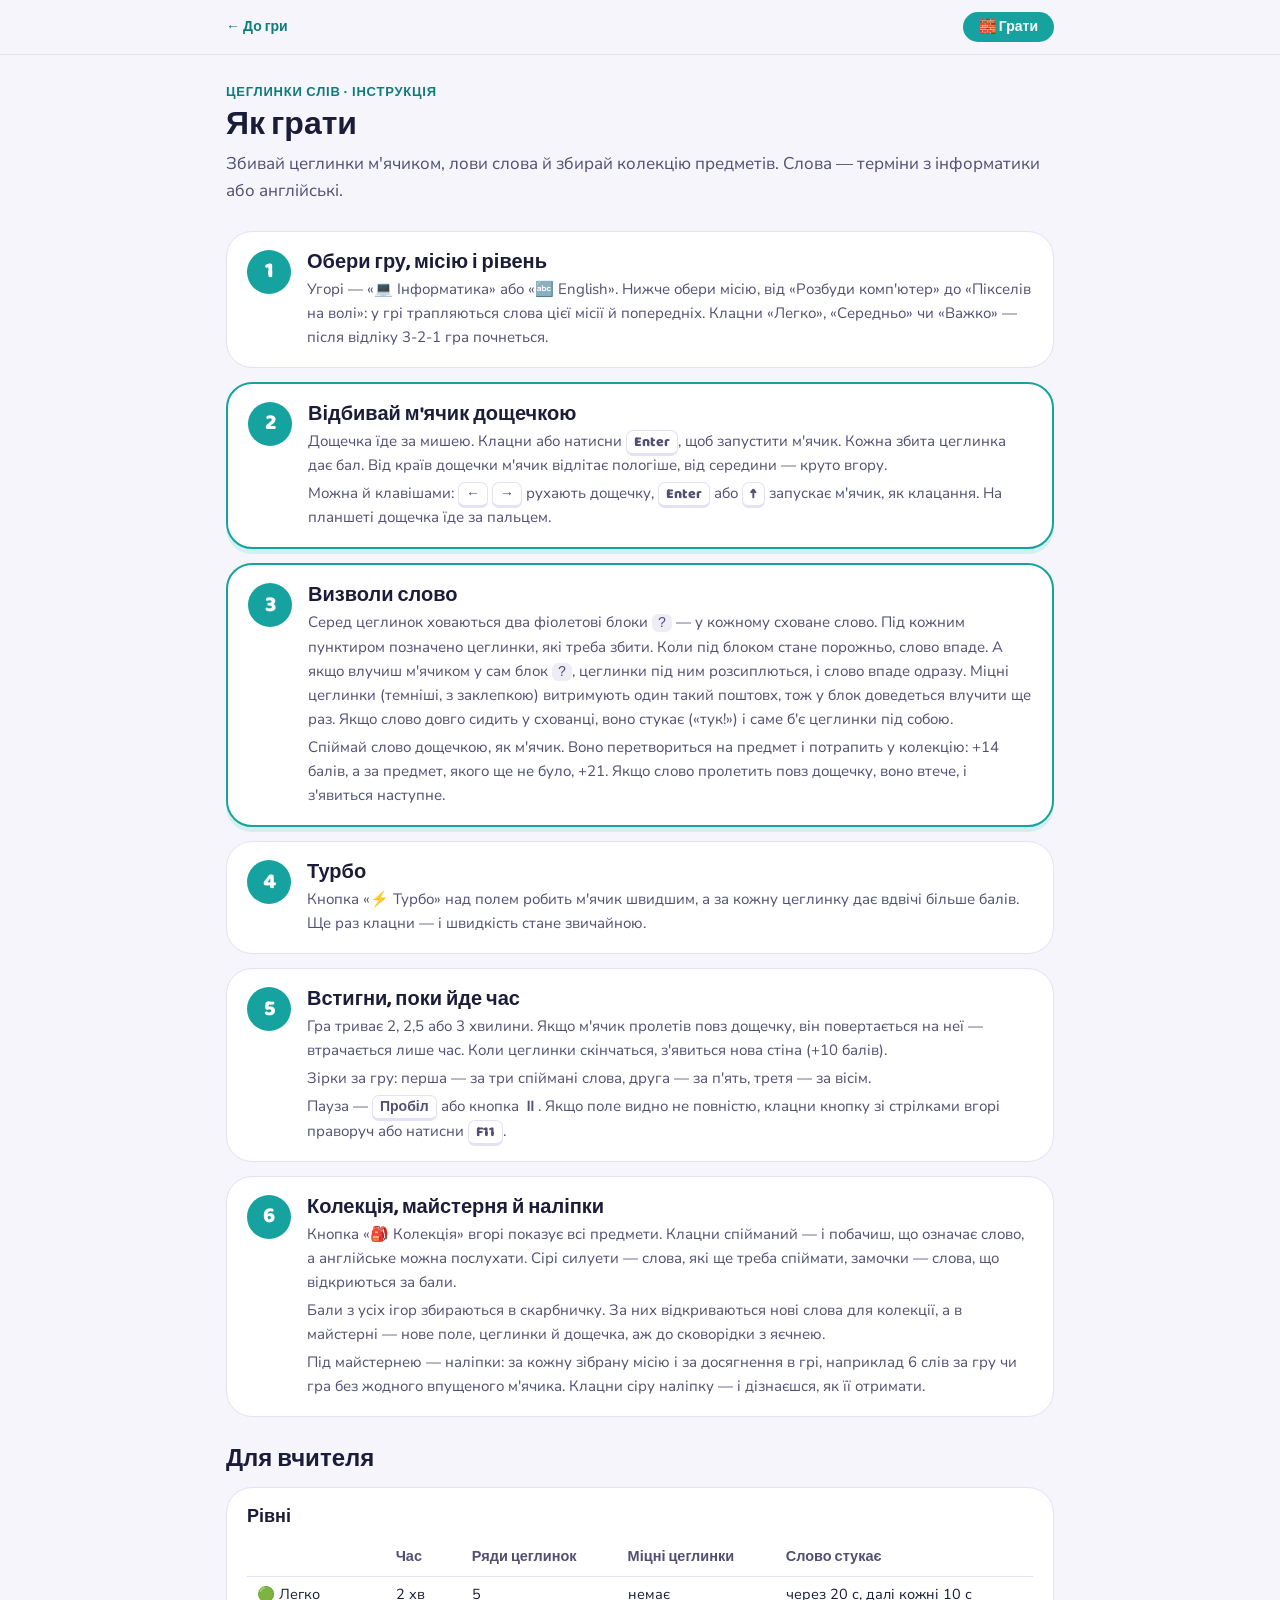
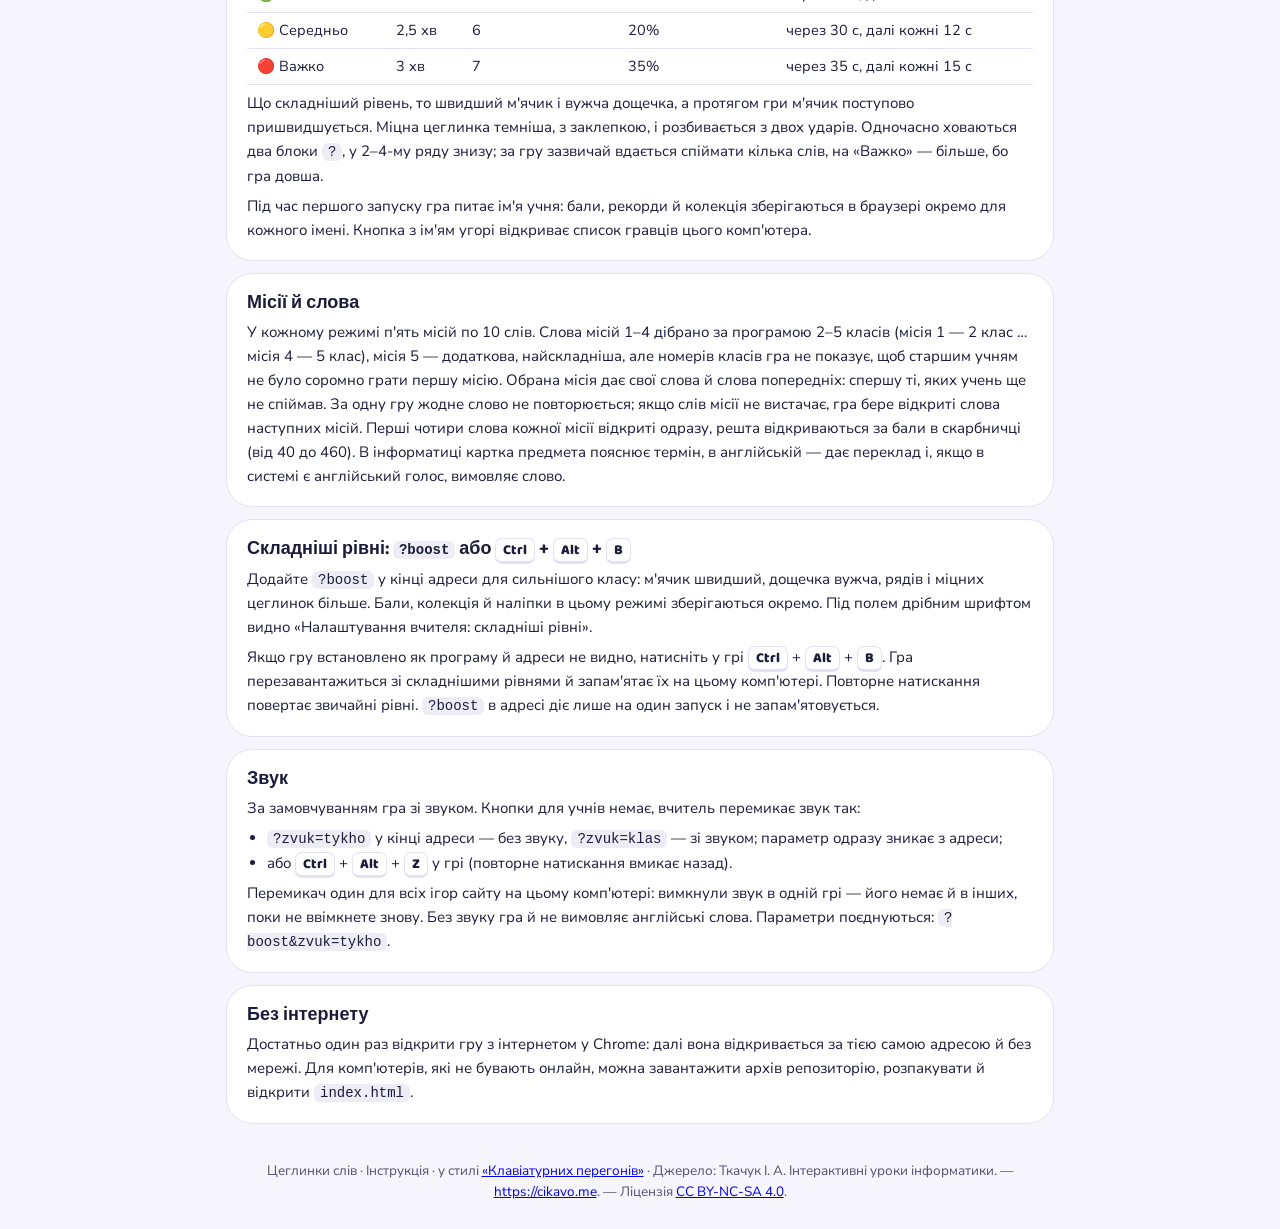
<file: guide/index.html>
<!DOCTYPE html>
<html lang="uk">
<head>
<meta charset="UTF-8">
<meta name="viewport" content="width=device-width, initial-scale=1.0">
<title>Як грати · Цеглинки слів</title>
<link href="../fonts/fonts.css" rel="stylesheet">   <!-- локальні шрифти: гра працює без інтернету -->
<link rel="icon" type="image/png" href="../icons/icon-192.png">
<style>
  :root{
    --bg:#F6F5FB; --ink:#1B1B3A; --ink-soft:#514F72; --surface:#FFFFFF; --line:#E4E1F5;
    --purple:#6C5CE7; --teal:#16A3A0; --teal-dark:#0E7C7A; --coral:#FF6B4A; --yellow:#FFC93C;
    --radius-s:10px; --radius-m:16px; --radius-l:26px;
    --left:#16A3A0; --right:#FF6B4A;
  }
  *{box-sizing:border-box;}
  body{margin:0; background:var(--bg); color:var(--ink); font-family:'Nunito Sans',sans-serif; font-size:16px; line-height:1.6; -webkit-font-smoothing:antialiased;}
  h1,h2,h3{font-family:'Baloo 2',sans-serif; font-weight:700; margin:0; color:var(--ink); line-height:1.25;}
  .container{max-width:860px; margin:0 auto; padding:0 16px;}

  /* ---------- Top bar ---------- */
  .topbar{position:sticky; top:0; z-index:10; background:rgba(246,245,251,.92); backdrop-filter:blur(6px); border-bottom:1px solid var(--line);}
  .topbar-inner{max-width:860px; margin:0 auto; padding:12px 16px; display:flex; align-items:center; gap:12px;}
  .back-link{font-family:'Baloo 2',sans-serif; font-weight:600; font-size:14px; color:var(--teal-dark); text-decoration:none; white-space:nowrap;}
  .back-link:hover{text-decoration:underline;}
  .play-link{margin-left:auto; font-family:'Baloo 2',sans-serif; font-weight:700; font-size:14px; text-decoration:none; background:var(--teal); color:#fff; border-radius:999px; padding:4px 16px; white-space:nowrap;}
  .play-link:hover{background:var(--teal-dark);}

  /* ---------- Hero ---------- */
  .hero{padding:28px 0 6px;}
  .eyebrow{font-family:'Baloo 2',sans-serif; font-weight:700; font-size:13px; letter-spacing:.06em; text-transform:uppercase; color:var(--teal-dark);}
  .hero h1{font-size:32px; margin:2px 0 4px;}
  .hero p{margin:0; color:var(--ink-soft); font-size:17px;}
  @media (max-width:600px){ .hero h1{font-size:26px;} }

  /* ---------- Кроки ---------- */
  .steps{list-style:none; margin:20px 0 0; padding:0; display:grid; gap:14px;}
  .step{display:grid; grid-template-columns:44px 1fr; gap:16px; align-items:center; background:var(--surface); border:1.5px solid var(--line); border-radius:var(--radius-l); padding:18px 20px;}
  .step.key{border:2px solid var(--teal); box-shadow:0 5px 0 #D2F0EF;}
  .num{width:44px; height:44px; border-radius:50%; background:var(--teal); color:#fff; display:flex; align-items:center; justify-content:center; font-family:'Baloo 2',sans-serif; font-weight:800; font-size:22px; align-self:start;}
  .step h2{font-size:20px; margin-bottom:2px;}
  .step p{margin:0; color:var(--ink-soft); font-size:15px;}
  .step p + p{margin-top:4px;}
  .l{color:var(--left); font-weight:800;} .r{color:var(--right); font-weight:800;}
  .items{display:flex; flex-wrap:wrap; gap:6px 18px; margin-top:6px;}
  .items span{display:flex; align-items:center; gap:6px; font-size:14.5px; font-weight:700;}
  .items svg{width:30px; height:30px;}
  @media (max-width:720px){ .step{grid-template-columns:36px 1fr; gap:10px 12px; padding:14px;} .num{width:36px; height:36px; font-size:18px;} }

  .kbd{font-family:'Baloo 2',sans-serif; font-weight:800; font-size:14px; background:var(--surface); border:1.5px solid var(--line); border-bottom-width:3px; border-radius:7px; padding:0 7px;}
  code{font-size:14px; background:#EEEDF6; border-radius:6px; padding:1px 6px;}

  /* ---------- Для вчителя ---------- */
  .teacher{margin-top:28px;}
  .teacher h2{font-size:24px; margin-bottom:8px;}
  .card{background:var(--surface); border:1.5px solid var(--line); border-radius:var(--radius-l); padding:18px 20px; margin-top:12px;}
  .card h3{font-size:18px; margin-bottom:6px;}
  .card p{margin:6px 0 0; font-size:15px;}
  .card ul{margin:6px 0 0; padding-left:20px; font-size:15px;}
  table{border-collapse:collapse; font-size:14.5px; width:100%; margin-top:6px;}
  th, td{padding:6px 10px; border-bottom:1px solid var(--line); text-align:left;}
  th{font-family:'Baloo 2',sans-serif; font-weight:600; color:var(--ink-soft);}
  .table-scroll{overflow-x:auto;}

  footer{margin:36px 0 30px; text-align:center; font-size:13.5px; color:var(--ink-soft);}
  @media print{ body{background:#fff;} .topbar{display:none;} .step, .card{break-inside:avoid;} }
</style>
</head>
<body>

<div class="topbar"><div class="topbar-inner">
  <a class="back-link" href="../index.html">← До гри</a>
  <a class="play-link" href="../index.html">🧱 Грати</a>
</div></div>

<main class="container">

  <header class="hero">
    <div class="eyebrow">Цеглинки слів · Інструкція</div>
    <h1>Як грати</h1>
    <p>Збивай цеглинки м'ячиком, лови слова й збирай колекцію предметів. Слова — терміни з інформатики або англійські.</p>
  </header>

  <ol class="steps">
    <li class="step">
      <span class="num">1</span>
      <div>
        <h2>Обери гру, місію і рівень</h2>
        <p>Угорі — «💻 Інформатика» або «🔤 English». Нижче обери місію, від «Розбуди комп'ютер» до «Пікселів на волі»: у грі трапляються слова цієї місії й попередніх. Клацни «Легко», «Середньо» чи «Важко» — після відліку 3-2-1 гра почнеться.</p>
      </div>
    </li>
    <li class="step key">
      <span class="num">2</span>
      <div>
        <h2>Відбивай м'ячик дощечкою</h2>
        <p>Дощечка їде за мишею. Клацни або натисни <span class="kbd">Enter</span>, щоб запустити м'ячик. Кожна збита цеглинка дає бал. Від країв дощечки м'ячик відлітає пологіше, від середини — круто вгору.</p>
        <p>Можна й клавішами: <span class="kbd">←</span> <span class="kbd">→</span> рухають дощечку, <span class="kbd">Enter</span> або <span class="kbd">↑</span> запускає м'ячик, як клацання. На планшеті дощечка їде за пальцем.</p>
      </div>
    </li>
    <li class="step key">
      <span class="num">3</span>
      <div>
        <h2>Визволи слово</h2>
        <p>Серед цеглинок ховаються два фіолетові блоки <code>?</code> — у кожному сховане слово. Під кожним пунктиром позначено цеглинки, які треба збити. Коли під блоком стане порожньо, слово впаде. А якщо влучиш м'ячиком у сам блок <code>?</code>, цеглинки під ним розсиплються, і слово впаде одразу. Міцні цеглинки (темніші, з заклепкою) витримують один такий поштовх, тож у блок доведеться влучити ще раз. Якщо слово довго сидить у схованці, воно стукає («тук!») і саме б'є цеглинки під собою.</p>
        <p>Спіймай слово дощечкою, як м'ячик. Воно перетвориться на предмет і потрапить у колекцію: +14 балів, а за предмет, якого ще не було, +21. Якщо слово пролетить повз дощечку, воно втече, і з'явиться наступне.</p>
      </div>
    </li>
    <li class="step">
      <span class="num">4</span>
      <div>
        <h2>Турбо</h2>
        <p>Кнопка «⚡ Турбо» над полем робить м'ячик швидшим, а за кожну цеглинку дає вдвічі більше балів. Ще раз клацни — і швидкість стане звичайною.</p>
      </div>
    </li>
    <li class="step">
      <span class="num">5</span>
      <div>
        <h2>Встигни, поки йде час</h2>
        <p>Гра триває 2, 2,5 або 3 хвилини. Якщо м'ячик пролетів повз дощечку, він повертається на неї — втрачається лише час. Коли цеглинки скінчаться, з'явиться нова стіна (+10 балів).</p>
        <p>Зірки за гру: перша — за три спіймані слова, друга — за п'ять, третя — за вісім.</p>
        <p>Пауза — <span class="kbd">Пробіл</span> або кнопка ⏸. Якщо поле видно не повністю, клацни кнопку зі стрілками вгорі праворуч або натисни <span class="kbd">F11</span>.</p>
      </div>
    </li>
    <li class="step">
      <span class="num">6</span>
      <div>
        <h2>Колекція, майстерня й наліпки</h2>
        <p>Кнопка «🎒 Колекція» вгорі показує всі предмети. Клацни спійманий — і побачиш, що означає слово, а англійське можна послухати. Сірі силуети — слова, які ще треба спіймати, замочки — слова, що відкриються за бали.</p>
        <p>Бали з усіх ігор збираються в скарбничку. За них відкриваються нові слова для колекції, а в майстерні — нове поле, цеглинки й дощечка, аж до сковорідки з яєчнею.</p>
        <p>Під майстернею — наліпки: за кожну зібрану місію і за досягнення в грі, наприклад 6 слів за гру чи гра без жодного впущеного м'ячика. Клацни сіру наліпку — і дізнаєшся, як її отримати.</p>
      </div>
    </li>
  </ol>

  <section class="teacher" id="teacher">
    <h2>Для вчителя</h2>

    <div class="card">
      <h3>Рівні</h3>
      <div class="table-scroll"><table>
        <tr><th></th><th>Час</th><th>Ряди цеглинок</th><th>Міцні цеглинки</th><th>Слово стукає</th></tr>
        <tr><td>🟢 Легко</td><td>2 хв</td><td>5</td><td>немає</td><td>через 20 с, далі кожні 10 с</td></tr>
        <tr><td>🟡 Середньо</td><td>2,5 хв</td><td>6</td><td>20%</td><td>через 30 с, далі кожні 12 с</td></tr>
        <tr><td>🔴 Важко</td><td>3 хв</td><td>7</td><td>35%</td><td>через 35 с, далі кожні 15 с</td></tr>
      </table></div>
      <p>Що складніший рівень, то швидший м'ячик і вужча дощечка, а протягом гри м'ячик поступово пришвидшується. Міцна цеглинка темніша, з заклепкою, і розбивається з двох ударів. Одночасно ховаються два блоки <code>?</code>, у 2–4-му ряду знизу; за гру зазвичай вдається спіймати кілька слів, на «Важко» — більше, бо гра довша.</p>
      <p>Під час першого запуску гра питає ім'я учня: бали, рекорди й колекція зберігаються в браузері окремо для кожного імені. Кнопка з ім'ям угорі відкриває список гравців цього комп'ютера.</p>
    </div>

    <div class="card">
      <h3>Місії й слова</h3>
      <p>У кожному режимі п'ять місій по 10 слів. Слова місій 1–4 дібрано за програмою 2–5 класів (місія 1 — 2 клас … місія 4 — 5 клас), місія 5 — додаткова, найскладніша, але номерів класів гра не показує, щоб старшим учням не було соромно грати першу місію. Обрана місія дає свої слова й слова попередніх: спершу ті, яких учень ще не спіймав. За одну гру жодне слово не повторюється; якщо слів місії не вистачає, гра бере відкриті слова наступних місій. Перші чотири слова кожної місії відкриті одразу, решта відкриваються за бали в скарбничці (від 40 до 460). В інформатиці картка предмета пояснює термін, в англійській — дає переклад і, якщо в системі є англійський голос, вимовляє слово.</p>
    </div>

    <div class="card">
      <h3>Складніші рівні: <code>?boost</code> або <span class="kbd">Ctrl</span> + <span class="kbd">Alt</span> + <span class="kbd">B</span></h3>
      <p>Додайте <code>?boost</code> у кінці адреси для сильнішого класу: м'ячик швидший, дощечка вужча, рядів і міцних цеглинок більше. Бали, колекція й наліпки в цьому режимі зберігаються окремо. Під полем дрібним шрифтом видно «Налаштування вчителя: складніші рівні».</p>
      <p>Якщо гру встановлено як програму й адреси не видно, натисніть у грі <span class="kbd">Ctrl</span> + <span class="kbd">Alt</span> + <span class="kbd">B</span>. Гра перезавантажиться зі складнішими рівнями й запам'ятає їх на цьому комп'ютері. Повторне натискання повертає звичайні рівні. <code>?boost</code> в адресі діє лише на один запуск і не запам'ятовується.</p>
    </div>

    <div class="card">
      <h3>Звук</h3>
      <p>За замовчуванням гра зі звуком. Кнопки для учнів немає, вчитель перемикає звук так:</p>
      <ul>
        <li><code>?zvuk=tykho</code> у кінці адреси — без звуку, <code>?zvuk=klas</code> — зі звуком; параметр одразу зникає з адреси;</li>
        <li>або <span class="kbd">Ctrl</span> + <span class="kbd">Alt</span> + <span class="kbd">Z</span> у грі (повторне натискання вмикає назад).</li>
      </ul>
      <p>Перемикач один для всіх ігор сайту на цьому комп'ютері: вимкнули звук в одній грі — його немає й в інших, поки не ввімкнете знову. Без звуку гра й не вимовляє англійські слова. Параметри поєднуються: <code>?boost&amp;zvuk=tykho</code>.</p>
    </div>

    <div class="card">
      <h3>Без інтернету</h3>
      <p>Достатньо один раз відкрити гру з інтернетом у Chrome: далі вона відкривається за тією самою адресою й без мережі. Для комп'ютерів, які не бувають онлайн, можна завантажити архів репозиторію, розпакувати й відкрити <code>index.html</code>.</p>
    </div>
  </section>

  <footer>Цеглинки слів · Інструкція · у стилі <a href="https://cikavo.me/labs/typing-race/">«Клавіатурних перегонів»</a> · Джерело: Ткачук І. А. Інтерактивні уроки інформатики. — <a href="https://cikavo.me">https://cikavo.me</a>. — Ліцензія <a href="https://creativecommons.org/licenses/by-nc-sa/4.0/deed.uk">CC BY-NC-SA 4.0</a>.</footer>
</main>

<script>
// Офлайн: обробник sw.js зберігає гру в браузері, щоб вона відкривалась без інтернету.
// Працює лише на сайті (http/https); з папки (file://) гра й так відкривається без мережі
if('serviceWorker' in navigator && location.protocol.startsWith('http')) navigator.serviceWorker.register('../sw.js').catch(()=>{});
</script>
</body>
</html>
</file>
<file: fonts/fonts.css>
/* Шрифти Baloo 2 і Nunito Sans (SIL Open Font License 1.1, див. OFL-*.txt). Локальна копія з Google Fonts,
   вбудована в цей файл, щоб гра працювала без інтернету й просто з папки (file://). Шрифти змінної товщини:
   один файл на набір символів. */

/* Baloo 2, latin-ext */
@font-face {
  font-family: 'Baloo 2';
  font-style: normal;
  font-weight: 500 800;
  font-display: swap;
  src: url([data-uri]) format('woff2');
  unicode-range: U+0100-02BA, U+02BD-02C5, U+02C7-02CC, U+02CE-02D7, U+02DD-02FF, U+0304, U+0308, U+0329, U+1D00-1DBF, U+1E00-1E9F, U+1EF2-1EFF, U+2020, U+20A0-20AB, U+20AD-20C4, U+2113, U+2C60-2C7F, U+A720-A7FF;
}

/* Baloo 2, latin */
@font-face {
  font-family: 'Baloo 2';
  font-style: normal;
  font-weight: 500 800;
  font-display: swap;
  src: url([data-uri]) format('woff2');
  unicode-range: U+0000-00FF, U+0131, U+0152-0153, U+02BB-02BC, U+02C6, U+02DA, U+02DC, U+0304, U+0308, U+0329, U+2000-206F, U+20AC, U+2122, U+2191, U+2193, U+2212, U+2215, U+FEFF, U+FFFD;
}

/* Nunito Sans, cyrillic-ext */
@font-face {
  font-family: 'Nunito Sans';
  font-style: normal;
  font-weight: 400 800;
  font-display: swap;
  src: url([data-uri]) format('woff2');
  unicode-range: U+0460-052F, U+1C80-1C8A, U+20B4, U+2DE0-2DFF, U+A640-A69F, U+FE2E-FE2F;
}

/* Nunito Sans, cyrillic */
@font-face {
  font-family: 'Nunito Sans';
  font-style: normal;
  font-weight: 400 800;
  font-display: swap;
  src: url([data-uri]) format('woff2');
  unicode-range: U+0301, U+0400-045F, U+0490-0491, U+04B0-04B1, U+2116;
}

/* Nunito Sans, latin-ext */
@font-face {
  font-family: 'Nunito Sans';
  font-style: normal;
  font-weight: 400 800;
  font-display: swap;
  src: url([data-uri]) format('woff2');
  unicode-range: U+0100-02BA, U+02BD-02C5, U+02C7-02CC, U+02CE-02D7, U+02DD-02FF, U+0304, U+0308, U+0329, U+1D00-1DBF, U+1E00-1E9F, U+1EF2-1EFF, U+2020, U+20A0-20AB, U+20AD-20C4, U+2113, U+2C60-2C7F, U+A720-A7FF;
}

/* Nunito Sans, latin */
@font-face {
  font-family: 'Nunito Sans';
  font-style: normal;
  font-weight: 400 800;
  font-display: swap;
  src: url([data-uri]) format('woff2');
  unicode-range: U+0000-00FF, U+0131, U+0152-0153, U+02BB-02BC, U+02C6, U+02DA, U+02DC, U+0304, U+0308, U+0329, U+2000-206F, U+20AC, U+2122, U+2191, U+2193, U+2212, U+2215, U+FEFF, U+FFFD;
}
</file>
